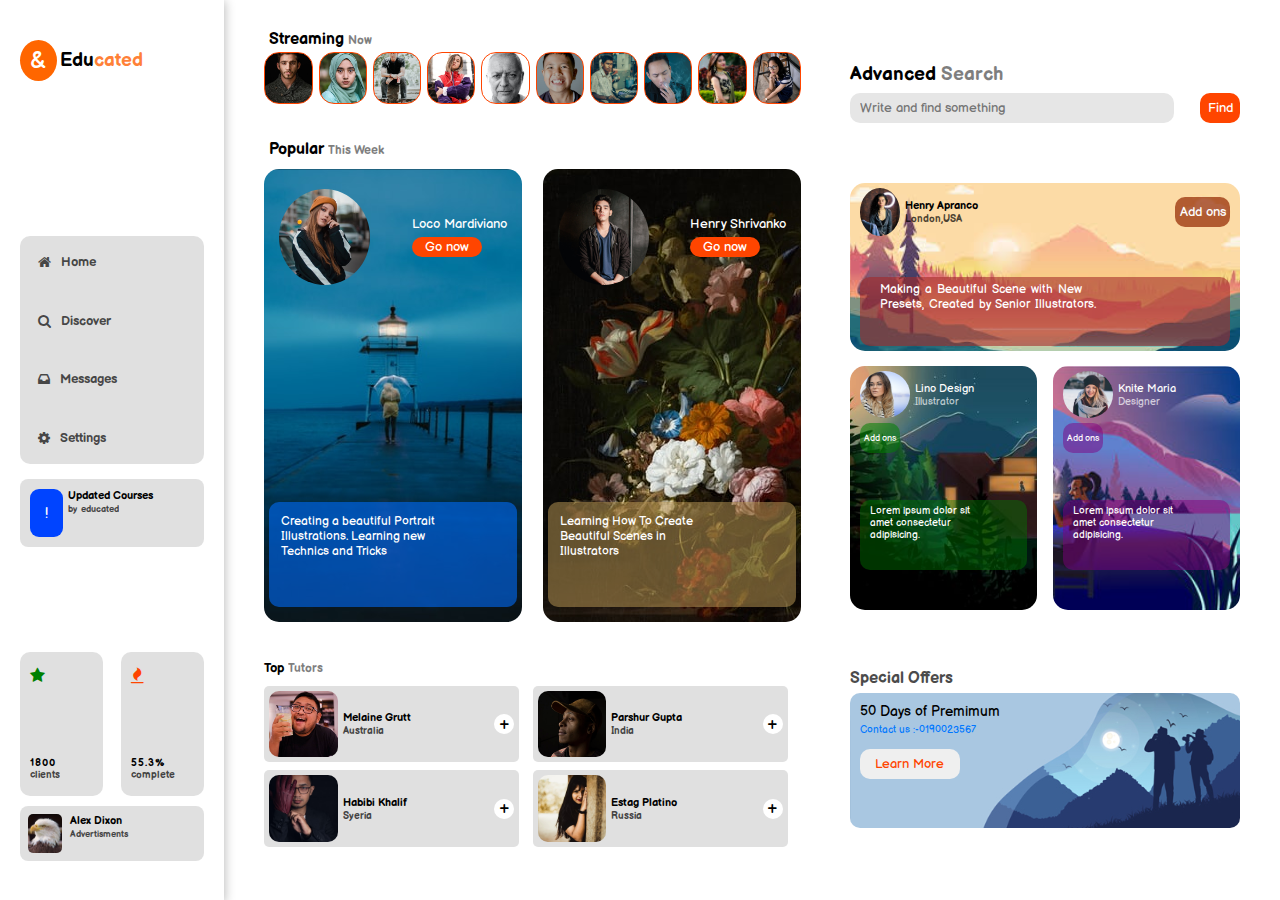
<file: index.html>
<!DOCTYPE html>
<html lang="en">

<head>
    <meta charset="UTF-8">
    <meta name="viewport" content="width=device-width, initial-scale=1.0">
    <title>Challenge</title>
    <link rel="stylesheet" href="style.css">
    <link rel="stylesheet" href="https://stackpath.bootstrapcdn.com/font-awesome/4.7.0/css/font-awesome.min.css">
    <link href="https://fonts.googleapis.com/css2?family=Balsamiq+Sans&display=swap" rel="stylesheet">
</head>

<body>
    <div id="container">
       
        <div id="lsec">
            <div class="toggle">
                <i class="fa fa-bars"></i>
            </div>
            <div id="tl">
                <div id="logo">&</div>
                <h3>Edu<span>cated</span></h3>
            </div>
            <div id="ml">
                <div id="tml">
                    <div id="ml1">
                        <i class="fa fa-home"></i>
                        <h3>Home</h3>
                    </div>
                    <div id="ml1">
                        <i class="fa fa-search"></i>
                        <h3>Discover</h3>
                    </div>
                    <div id="ml1">
                        <i class="fa fa-inbox"></i>
                        <h3>Messages</h3>
                    </div>
                    <div id="ml1">
                        <i class="fa fa-gear"></i>
                        <h3>Settings</h3>
                    </div>
                </div>
                <div id="bml">
                    <div id="lgbml">!</div>
                    <h3>Updated Courses<br><span>by educated</span></h3>
                </div>
            </div>
            <div id="bl">
                <div id="tbl">
                    <div id="ltbl">
                        <i id="ltlb1" class="fa fa-star"></i>
                        <h3>1800<br><span>clients</span></h3>
                    </div>
                    <div id="ltbl">
                        <i id="ltlb2" class="fa fa-fire"></i>
                        <h3>55.3%<br><span>complete</span></h3>
                    </div>
                </div>
                <div id="bbl">
                    <div id="lgbml"></div>
                    <h3>Alex Dixon<br><span>Advertisments</span></h3>
                </div>
            </div>
        </div>
        <div id="rsec">
            <div id="lrsec">
                <div id="hlrsec">
                    <h3>Streaming <span> Now</span></h3>
                    <div id="stream">
                        <div id="div1" class="div"></div>
                        <div id="div2" class="div"></div>
                        <div id="div3" class="div"></div>
                        <div id="div4" class="div"></div>
                        <div id="div5" class="div"></div>
                        <div id="div6" class="div"></div>
                        <div id="div7" class="div"></div>
                        <div id="div8" class="div"></div>
                        <div id="div9" class="div"></div>
                        <div id="div10" class="div"></div>
                    </div>
                </div>
                <div id="plrsec">
                    <h3>Popular <span> This Week</span></h3>

                    <div id="con">
                        <div id="cont1" class="cont">
                            <div id="tcont">

                                <div id="img">
                                </div>
                                <div id="nm">
                                    <h5>Loco Mardiviano</h5>
                                    <button>Go now</button>
                                </div>

                            </div>
                            <div id="bcont">
                                <p>Creating a beautiful Portrait <br>Illustrations. Learning new <br>Technics and Tricks
                                </p>
                            </div>
                        </div>
                        <div id="cont2" class="cont">
                            <div id="tcont2">

                                <div id="img">
                                </div>
                                <div id="nm">
                                    <h5>Henry Shrivanko</h5>
                                    <button>Go now</button>
                                </div>

                            </div>
                            <div id="bcont">
                                <p>Learning How To Create <br>Beautiful Scenes in <br> Illustrators  </p>
                            </div>
                        </div>
                    </div>
                </div>
                <div id="blrsec">
                    <h5>Top <span>Tutors</span></h5>
                    <div id="bsec">
                        <div id="bdiv1" class="bdiv">
                            <div id="lbd">
                                <div id="imgbd1" class="imgbd"></div>
                                <h6>Melaine Grutt <br><span>Australia</span></h6>
                            </div>
                            <div id="rbd">+</div>
                        </div>
                        <div id="bdiv2" class="bdiv">
                            <div id="lbd">
                                <div id="imgbd2" class="imgbd"></div>
                                <h6>Parshur Gupta <br><span>India</span></h6>
                            </div>
                            <div id="rbd">+</div>
                        </div>
                        <div id="bdiv3" class="bdiv">
                            <div id="lbd">
                                <div id="imgbd3" class="imgbd"></div>
                                <h6>Habibi Khalif <br><span>Syeria</span></h6>
                            </div>
                            <div id="rbd">+</div>
                        </div>
                        <div id="bdiv4" class="bdiv">
                            <div id="lbd">
                                <div id="imgbd4" class="imgbd"></div>
                                <h6>Estag Platino <br><span>Russia</span></h6>
                            </div>
                            <div id="rbd">+</div>
                        </div>
                    </div>
                </div>
            </div>
            <div id="rrsec">
                <div id="hrrsec">
                    <h3>Advanced <span>Search</span></h3>
                    <div id="search"><input type="text" placeholder="Write and find something"><button>Find</button>
                    </div>

                </div>
                <div id="mrrsec">

                    <div id="tmrsec">
                        <div id="tm">
                            <div id="ltm">
                                <div id="imgtm"></div>
                                <h6>Henry Apranco<br><span>London,USA</span></h6>
                            </div>
                            <div id="rtm"><button>Add ons</button></div>
                        </div>
                        <div id="bm">Making a Beautiful Scene with New <br>Presets, Created by Senior Illustrators.
                        </div>
                    </div>
                    <div id="bmrsec">
                        <div id="lmrsec" class="mrsec">
                            <div id="tbm">
                                <div id="tbm1" class="imgtbm"></div>
                                <h6>Lino Design <br><span>Illustrator</span></h6>
                            </div>
                            <button>Add ons</button>
                            <div id="bbm">Lorem ipsum dolor sit <br> amet consectetur <br> adipisicing.</div>
                        </div>
                        <div id="rmrsec" class="mrsec">
                            <div id="tbm">
                                <div id="tbm2" class="imgtbm"></div>
                                <h6>Knite Maria <br><span>Designer</span></h6>
                            </div>
                            <button>Add ons</button>
                            <div id="bbm">Lorem ipsum dolor sit <br> amet consectetur <br> adipisicing.</div>
                        </div>
                    </div>
                </div>
                <div id="frsec">
                    <h4>Special Offers</h4>
                    <div id="mfr">
                        <p>50 Days of Premimum <br> <span>Contact us :-0190023567</span></p>
                        <button>Learn More</button>
                    </div>
                </div>
            </div>
        </div>
    </div>
</body>

</html>
</file>
<file: style.css>
*{
    margin: 0;
    padding: 0;
    box-sizing: border-box;
    font-family: 'Balsamiq Sans', cursive;
}
html,body{
    width: 100%;
    height: 100%;
}
#container{
    display: flex;
    width: 100%;
    height: 100%;
    
}
.toggle{
          font-size: 20px;
          width: 40px;
          height: 40px;
         border-radius: 15px;
         background-color: orangered;
         color: white;
         display: none;
 }

#lsec{
    position: relative;
    display: flex;
    flex-direction: column;
    justify-content: space-between;
    align-items: center;
    width: 18%;
    height: 100%;
    padding: 40px 20px;
    box-shadow: 0px 2px 10px 1px rgba(0, 0, 0, 0.267);
    
}
#tl{
    display: flex;
    align-items: center;
   
    width: 100%;
    height:5%;
    
}
#logo{
    font-size: 25px;
    display: flex;
    align-items: center;
    justify-content: center;
    height: 100%;
    width: 20%;
    border-radius: 50%;
    background-color: rgb(255, 102, 0);
    color: white;
}
#tl h3{margin-left: 3px;}
#tl span{color: rgba(255, 94, 0, 0.781);}
#ml{
    display: flex;
    flex-direction: column;
    justify-content: space-between;
    margin-top: 60px;
    width: 100%;
    height: 38%;
   
}
#tml{
    padding: 18px;
    display: flex;
    justify-content: space-between;
    flex-direction: column;
    height: 78%;
    width: 100%;
    border-radius: 10px;
    color: rgba(0, 0, 0, 0.699);
    background-color: rgba(0, 0, 0, 0.120);
}

#ml1{
    font-size: 11px;
    display: flex;
    align-items: center;
    transition: cubic-bezier(0.55, 0.055, 0.675, 0.19).2s;
}
#ml1:hover{
    transform: scale(1.1);
    color: black;
    cursor: pointer;
}
#ml1 h3{margin-left: 10px;}
#ml1 i{font-size: 14px;}
#bml{
    padding: 10px;
    display: flex;
    margin-top: 15px;
    border-radius: 8px;
    background-color: rgba(0, 0, 0, 0.120);
    height: 23%;
    width: 100%;
}
#bml #lgbml{
    display: flex;
    align-items: center;
    justify-content: center;
    color: white;
    font-size: 15px;
    width: 20%;
    height: 100%;
    border-radius: 9px;
    background-color: rgb(0, 68, 255);
}
#bml h3{
    margin-left: 5px;
    font-size: 11px;
}
#bml h3 span{
    opacity: .7;
    word-spacing: 2px;
    font-size: 9px;
}
#bml:hover{cursor: pointer;}
#bl{
    margin-bottom: 13px;
    width: 100%;
    height: 25%;
   
}
#tbl{
    padding:10px 0px;
    display: flex;
    justify-content: space-between;
    height: 80%;
    width: 100%;
   
}
#ltbl{
    display: flex;
    flex-direction: column;
    justify-content: space-between;
    padding: 15px 10px;
    background-color: rgba(0, 0, 0, 0.120);
    width: 45%;
    height: 100%;
    border-radius: 10px;
    transition: cubic-bezier(0.55, 0.055, 0.675, 0.19).3s;
}
#ltbl h3{
    letter-spacing: 1px;
    font-size: 10px;
}
#ltbl h3 span{
    letter-spacing: 0px;
    opacity: .7;
}
#ltlb1{color: green;}
#ltlb2{color: orangered;}
#ltbl:hover{
    transform: scale(.8);
    cursor: pointer;
}
#rtbl{
    background-color: rgba(0, 0, 0, 0.120);
    width: 45%;
    height: 100%;
    border-radius: 10px;
}

#bbl{
    padding: 8px;
    display: flex;
    border-radius: 8px;
    background-color: rgba(0, 0, 0, 0.120);
    height: 27%;
    width: 100%;
}
#bbl #lgbml{
    width: 20%;
    height: 100%;
    border-radius: 5px;
    background-image: url(eagle.jpg);
    background-size: cover;
    background-position: center;
   
}
#bbl h3{
    margin-left: 8px;
    font-size: 11px;
}
#bbl h3 span{
    opacity: .7;
    word-spacing: 2px;
    font-size: 9px;
}
#bbl:hover{cursor: pointer;}
#rsec{
    padding: 30px 40px;
    display: flex;
    justify-content: space-between;
    width: 85%;
    height: 100%;
}
#lrsec{
   
    display: flex;
    flex-direction: column;
    justify-content: space-between;
    width: 55%;
    height: 100%;
}
#hlrsec{
   
    width: 100%;
    height: 7%;
}
#hlrsec h3 {
    margin-left: 5px;
    font-size: 16px;}
#hlrsec h3 span{
    font-size: 12px;
    opacity: .5;
}
#stream{
    margin-top: 3px;
    display: flex;
    justify-content: space-between;
    width: 100%;
    height: 88%;
    
}

#stream .div{
    padding: 5px;
    background-size: cover;
    border-radius: 15px;
    width: 0%;
    height: 100%;
    position: relative;
    background-size: cover;
    background-position: center;
}
#stream .div{
    padding: 15px;
    width: 9%;
    height: 100%;
    border-radius: 15px;
    transition: cubic-bezier(0.55, 0.055, 0.675, 0.19).3s;
    border: 1px solid orangered;
}
#div1{background-image: url(s1.jpg);}
#div2{background-image: url(s2.jpg);}
#div3{background-image: url(s3.jpg);}
#div4{background-image: url(s4.jpg);}
#div5{background-image: url(s5.jpg);}
#div6{background-image: url(s6.jpg);}
#div7{background-image: url(s7.jpg);}
#div8{background-image: url(s8.jpg);}
#div9{background-image: url(s9.jpg);}
#div10{background-image: url(s10.jpg);}
.div:hover{
    cursor: pointer;
    transform: scale(1.2);

}
#plrsec{
    display: flex;
    flex-direction: column;
   
    margin-top: 35px;
   
    height: 60%;
    width: 100%;
    
}
#plrsec h3{
    margin-left: 5px;
    font-size: 16px;
}
#plrsec h3 span{
    font-size: 12px;
    opacity: .5;
}
#plrsec #con{
    margin-top: 10px;
    width: 100%;
    height: 90%;
    display: flex;
    justify-content: space-between;
   
}
#con .cont{
    padding: 15px 5px;
    display: flex;
    flex-direction: column;
    justify-content: space-between;
    width: 48%;
    height: 100%;
    border-radius: 15px;  
    transition: cubic-bezier(0.55, 0.055, 0.675, 0.19).3s;
}
.cont:hover{
    transform: scale(.950);
    cursor: grab;
}
#con .cont h5{
    font-size: 13px;
    font-weight: 400;
}
.cont #tcont{
   
    display: flex;
    justify-content: space-between;
    align-items: center;
    padding: 5px 10px;
    border-radius: 10px;
    width: 100%;
    height: 25%;
    color: white;
    font-weight: 400;
}
#tcont #img{
    width: 40%;
    height: 100%;
    border-radius: 50%;
    background-color: thistle;
    background-image: url(con1.jpg);
    background-size: cover;
    background-position: center;
}
#nm button{
     margin-top: 5px;
    border-radius: 15px;
    width: 70px;
    height: 20px;
    background-color: orangered;
    border: none;
    color: white;
    transition: cubic-bezier(0.55, 0.055, 0.675, 0.19).2s;
}
#nm button:hover{
    cursor: pointer;
    width: 65px;
    background-color: rgb(151, 42, 3);
}
.cont #bcont{
    padding: 12px;
    font-size: 12px;
    border-radius: 10px;
    width: 100%;
    height: 25%;
    color: white;
    background-color: rgba(0, 110, 255, 0.575);
}
#cont1{
    background-image: url(bcon1.jpg);
    background-size: cover;
    background-position: center;
}
#cont2{
    background-image: url(bcon2.jpg);
}
.cont #tcont2{
   
    display: flex;
    justify-content: space-between;
    align-items: center;
    padding: 5px 10px;
    border-radius: 10px;
    width: 100%;
    height: 25%;
    color: white;
    font-weight: 400;
}
#tcont2 #img{
    width: 40%;
    height: 100%;
    border-radius: 50%;
    background-color: thistle;
    background-image: url(con2.jpg);
    background-size: cover;
    background-position: top;
}


#cont2 #bcont{
    padding: 12px;
    font-size: 12px;
    border-radius: 10px;
    width: 100%;
    height: 25%;
    color: white;
    background-color: rgba(184, 150, 84, 0.534);
}
#blrsec{
    /* margin-top: 40px; */
    height: 25%;
    width: 100%;
   
}
#blrsec h5 span{
    opacity: .5;
    font-size: 12px;
}
#blrsec #bsec{
    padding: 10px 0px;
    display: grid;
    grid-template-columns: repeat(2,1fr);
    grid-template-rows: repeat(2,1fr);
    height: 90%;
    width: 100%;
  
}
#bsec .bdiv{
    display: flex;
    justify-content: space-between;
    align-items: center;
    padding: 5px;
    background-color: rgba(0, 0, 0, 0.120);
    border-radius: 5px;
    width: 95%;
    height: 90%; 
    transition: cubic-bezier(0.55, 0.055, 0.675, 0.19).2s;
}
.bdiv #lbd{
    display: flex;
    align-items: center;
    width: 70%;
    height: 100%;
    
}
.bdiv #lbd .imgbd{
    margin-right: 5px;
    height: 100%;
    width: 40%;
    border-radius: 10px;
    background-size: cover;
    background-position: center;
    
}
#imgbd1{background-image: url(ill1.jpg);}
#imgbd2{background-image: url(ill2.jpg);}
#imgbd3{background-image: url(ill3.jpg);}
#imgbd4{background-image: url(ill4.jpg);}
#lbd h6 span{
    font-size: 10px;
    opacity: .7;
}
#rbd{
    font-size: 16px;
    display: flex;
    justify-content: center;
    align-items: center;
    width: 20px;
    height: 20px;
    border-radius: 50%;
    background-color: white;
    transition: cubic-bezier(0.55, 0.055, 0.675, 0.19).3s;
}
#rbd:hover{
  font-size: 18px;
   background-color: black;
   color: white;
   cursor: pointer;
}
#rrsec{
    display: flex;
    flex-direction: column;
    justify-content: space-around;
    width: 40%;
    height: 100%;
    /* background-color: olivedrab; */
}
#hrrsec{
  
    width: 100%;
}
#hrrsec h3 span{
    opacity: .5;
}
#hrrsec #search{
    margin-top: 7px;
    display: flex;
    justify-content: space-between;
    align-items: center;
   
    width: 100%;

}
#search input{
    padding:0px 10px;
    width: 83%;
    height: 30px;
    border-radius: 10px;
    border: none;
    color: black;
    background-color: rgba(7, 7, 7, 0.103);
}
#search button{
   border-radius: 10px;
   width: 40px;
   height: 30px;
   border: none;
   color: white;
   background-color: orangered;
   transition: cubic-bezier(0.55, 0.055, 0.675, 0.19).3s;
}
#search button:hover{
    cursor: pointer;
    transform: scale(1.2);
}
#mrrsec{
    margin-top: -5px;
    position: relative;
    width: 100%;
    height: 50%;
   
}
#tmrsec{
    padding: 5px 10px;
    display: flex;
    justify-content: space-between;
    flex-direction: column;
    width: 100%;
    height: 40%;
    border-radius: 15px;
    background-image: url(special.jpg);
    background-size: cover;
    background-position: center;
}
#tm{
    display: flex;
    justify-content: space-between;
    align-items: center;
    width: 100%;
    height: 30%;
}
#ltm{
    display: flex;
    align-items: center;
    width: 50%;
    height: 100%;
}
#imgtm{
   background-image: url(desu.jpg);
   background-size: cover;
   background-position: top;
    width: 40px;
    height: 100%;
    border-radius: 50%;
}
#ltm h6{
    margin-left: 5px;
}
#ltm h6 span{
    font-size: 10px;
    opacity: .7;
}
#rtm button{
    color: white;
    width: 55px;
    height: 30px;
    border-radius: 10px;
    padding: 0px 1px;
    border: none;
    background-color: rgba(148, 40, 1, 0.719);
    transition: cubic-bezier(0.55, 0.055, 0.675, 0.19).2s;
}
#rtm button:hover{
    transform: scale(.8);
    background-color: orangered;
    cursor: pointer;
}
#bm{
    border-radius: 10px;
    padding: 5px 20px;
    letter-spacing: 0px;
    color: white;
    font-size: 12px;
    word-spacing: 2px;
    width: 100%;
    height: 44%;
    background-color: rgba(165, 42, 42, 0.596);
}
#bmrsec{
    display: flex;
    justify-content: space-between;
    margin-top: 15px;
    width: 100%;
    height: 58%;
}
.mrsec{
    padding: 5px 10px;
    position: relative;
    border-radius: 15px;
    width: 48%;
    height: 100%;
    background-color: black;
    background-size: cover;
    background-position: center;
}
.mrsec:hover{cursor: pointer;}
#lmrsec{background-image: url(brmc.png);background-position-x: -20px;}
#rmrsec{background-image: url(trmc.jpg);}
.mrsec #tbm{
    display: flex;
    align-items: center;
 width: 100%;
 height: 20%;
 
}
#tbm .imgtbm{
  
    background-size: cover;
    background-position: center;
    width: 30%;
    height: 100%;
    border-radius: 50%;
    background-color: thistle;
}
#tbm1{
    background-image: url(drm.jpg);
}
#tbm2{
    background-image: url(trm.jpg);
}
#tbm h6{
    font-weight: 400;
    margin-left: 5px;
    color: white;
}
#tbm h6 span{
    font-size: 10px;
    opacity: .7;
}
.mrsec button{
    margin-top: 5px;
    width: 40px;
    height: 30px;
    font-size: 9px;
    border-radius: 10px;
    background-color: orangered;
    color: white;
    border: none; 
    transition: cubic-bezier(0.55, 0.055, 0.675, 0.19).2s;
}
.mrsec button:hover{
    transform: scale(1.2);
    cursor: pointer;
}
#lmrsec button{background-color: rgba(0, 128, 0, 0.541);}
#rmrsec button{background-color: rgba(128, 0, 128, 0.486);}
#bbm{
    padding: 5px 10px;
    font-size: 10px;
    width: 100%;
    height: 30%;
    font-weight: 300;
    color: white;
    border-radius: 10px;
    margin-top: 47px;
}
#lmrsec #bbm{background-color: rgba(0, 128, 0, 0.404);}
#rmrsec #bbm{background-color: rgba(128, 0, 128, 0.486);}
#frsec{
    width: 100%;
    height: 20%;
   
   
}
#frsec h4{
    opacity: .7;
}
#mfr{
    background-image: url(mrrrsec.jpg);
    background-position: center;
    background-size: cover;
    margin-top: 5px;
    width: 100%;
    height: 80%;
   
    border-radius: 10px;
    padding: 10px 10px;
}
#mfr p{
    font-size: 14px;
}
#mfr p span{
    color: rgb(0, 119, 255);
    font-size: 10px;
}
#mfr button{
    width: 100px;
    margin-top: 12px;
    height: 30px;
    padding: 5px 10px;
    color: orangered;
    border-radius: 10px;
    border: none;
    transition: cubic-bezier(0.55, 0.055, 0.675, 0.19).3s;
}
#mfr button:hover{
    transform: scale(.8);
    background-color: orangered;
    color: white;
    cursor: pointer;
}
</file>
